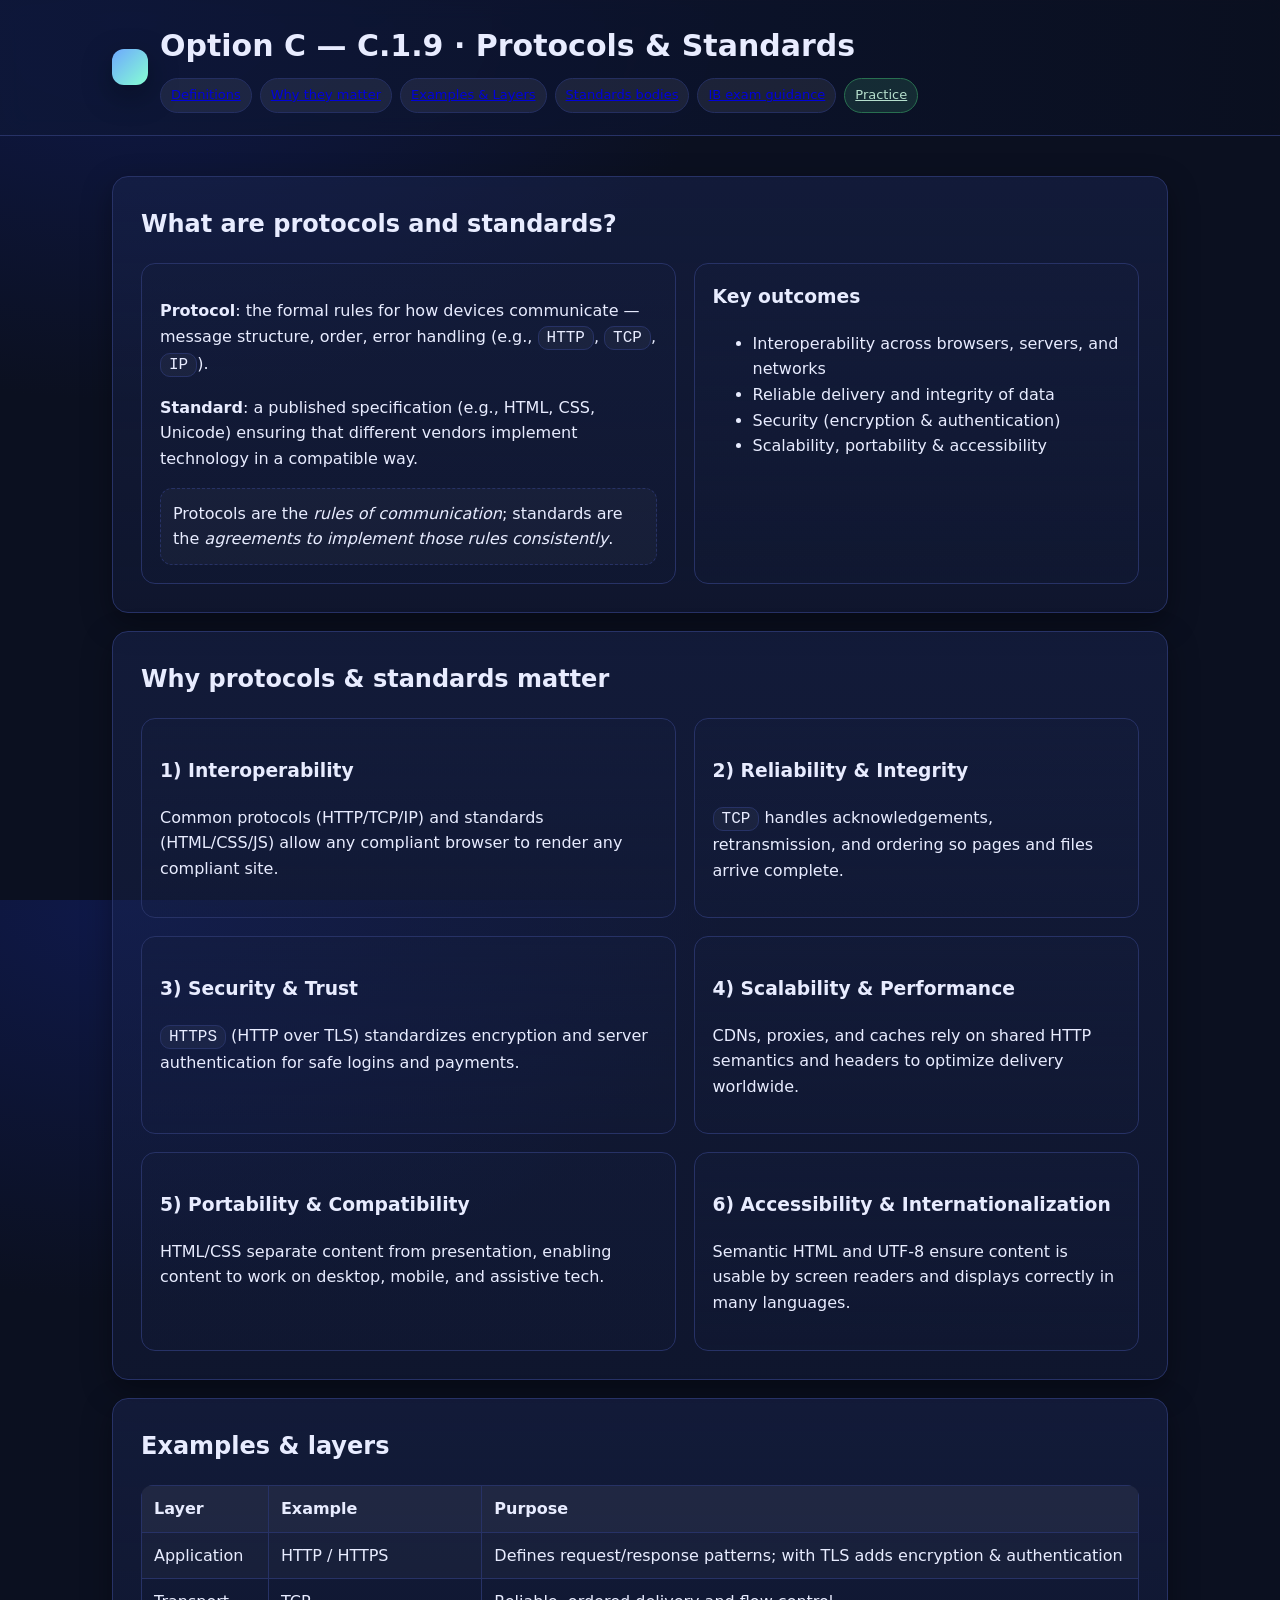
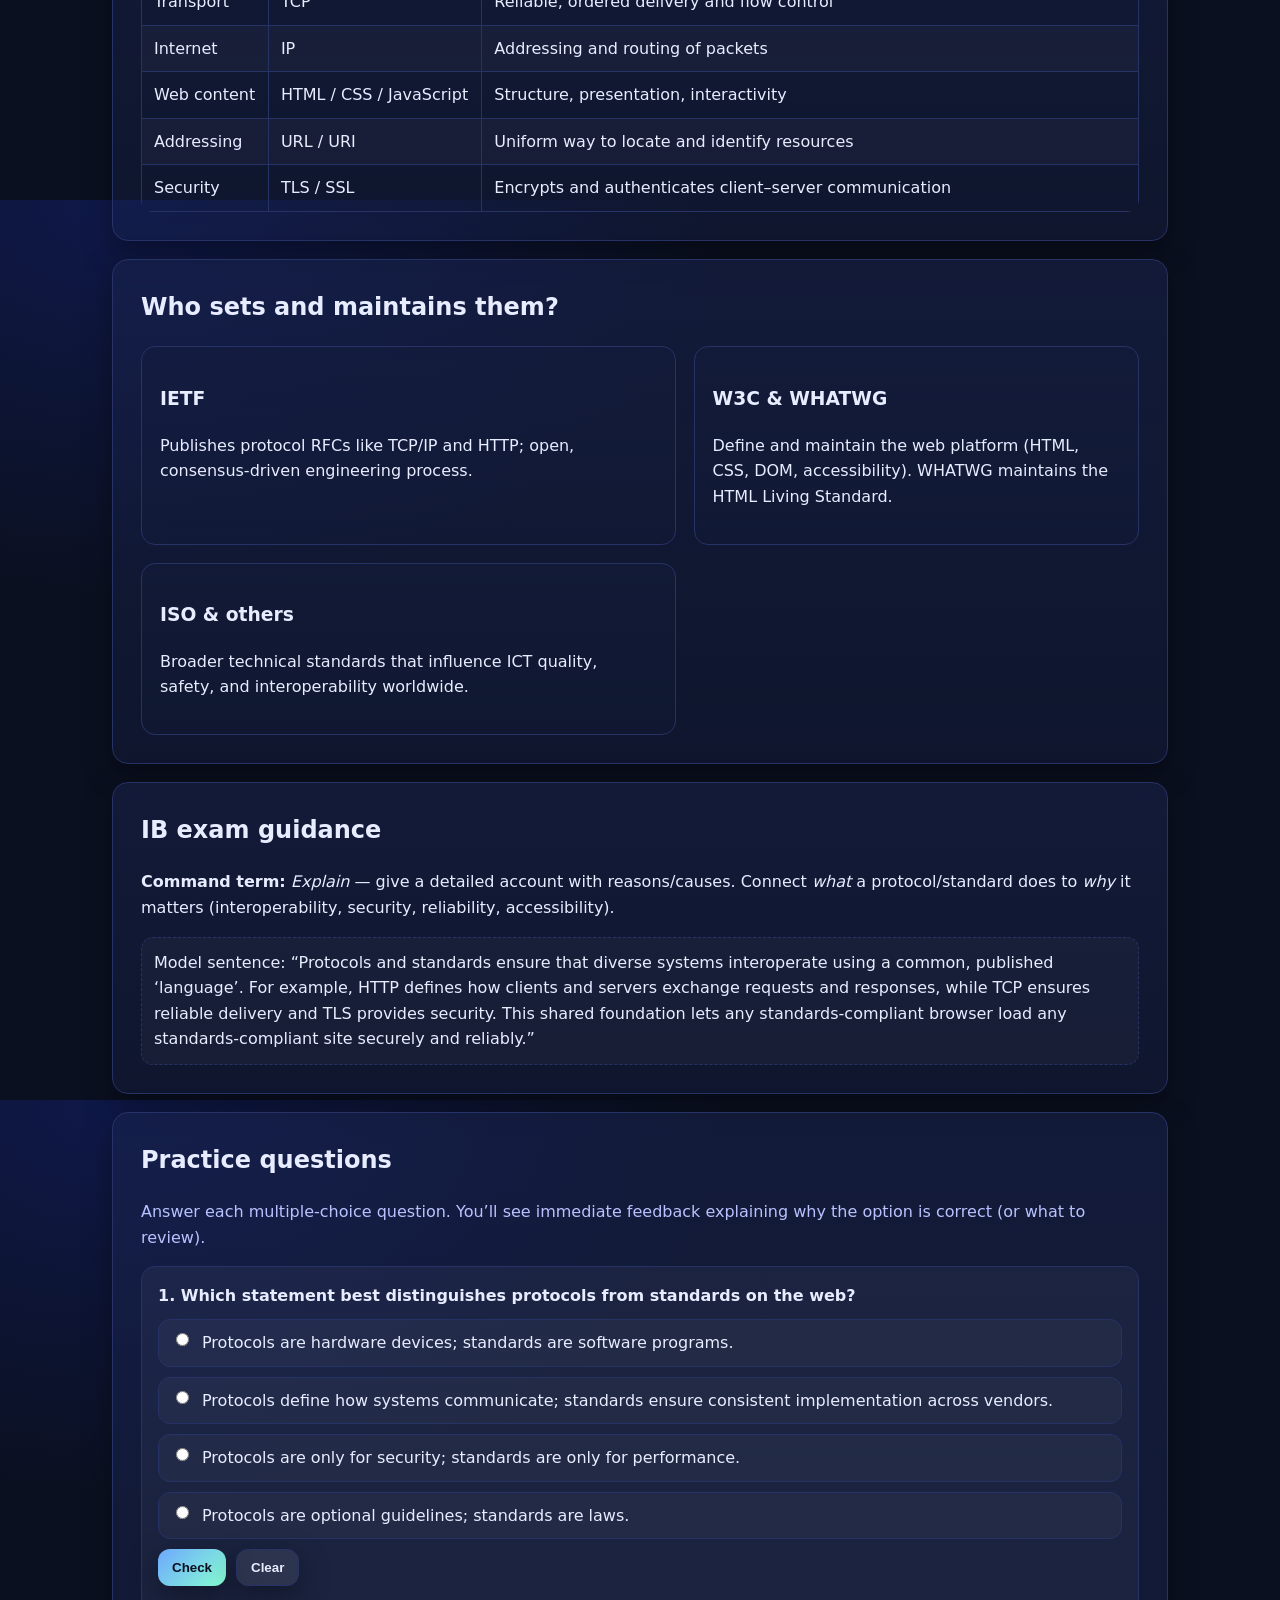
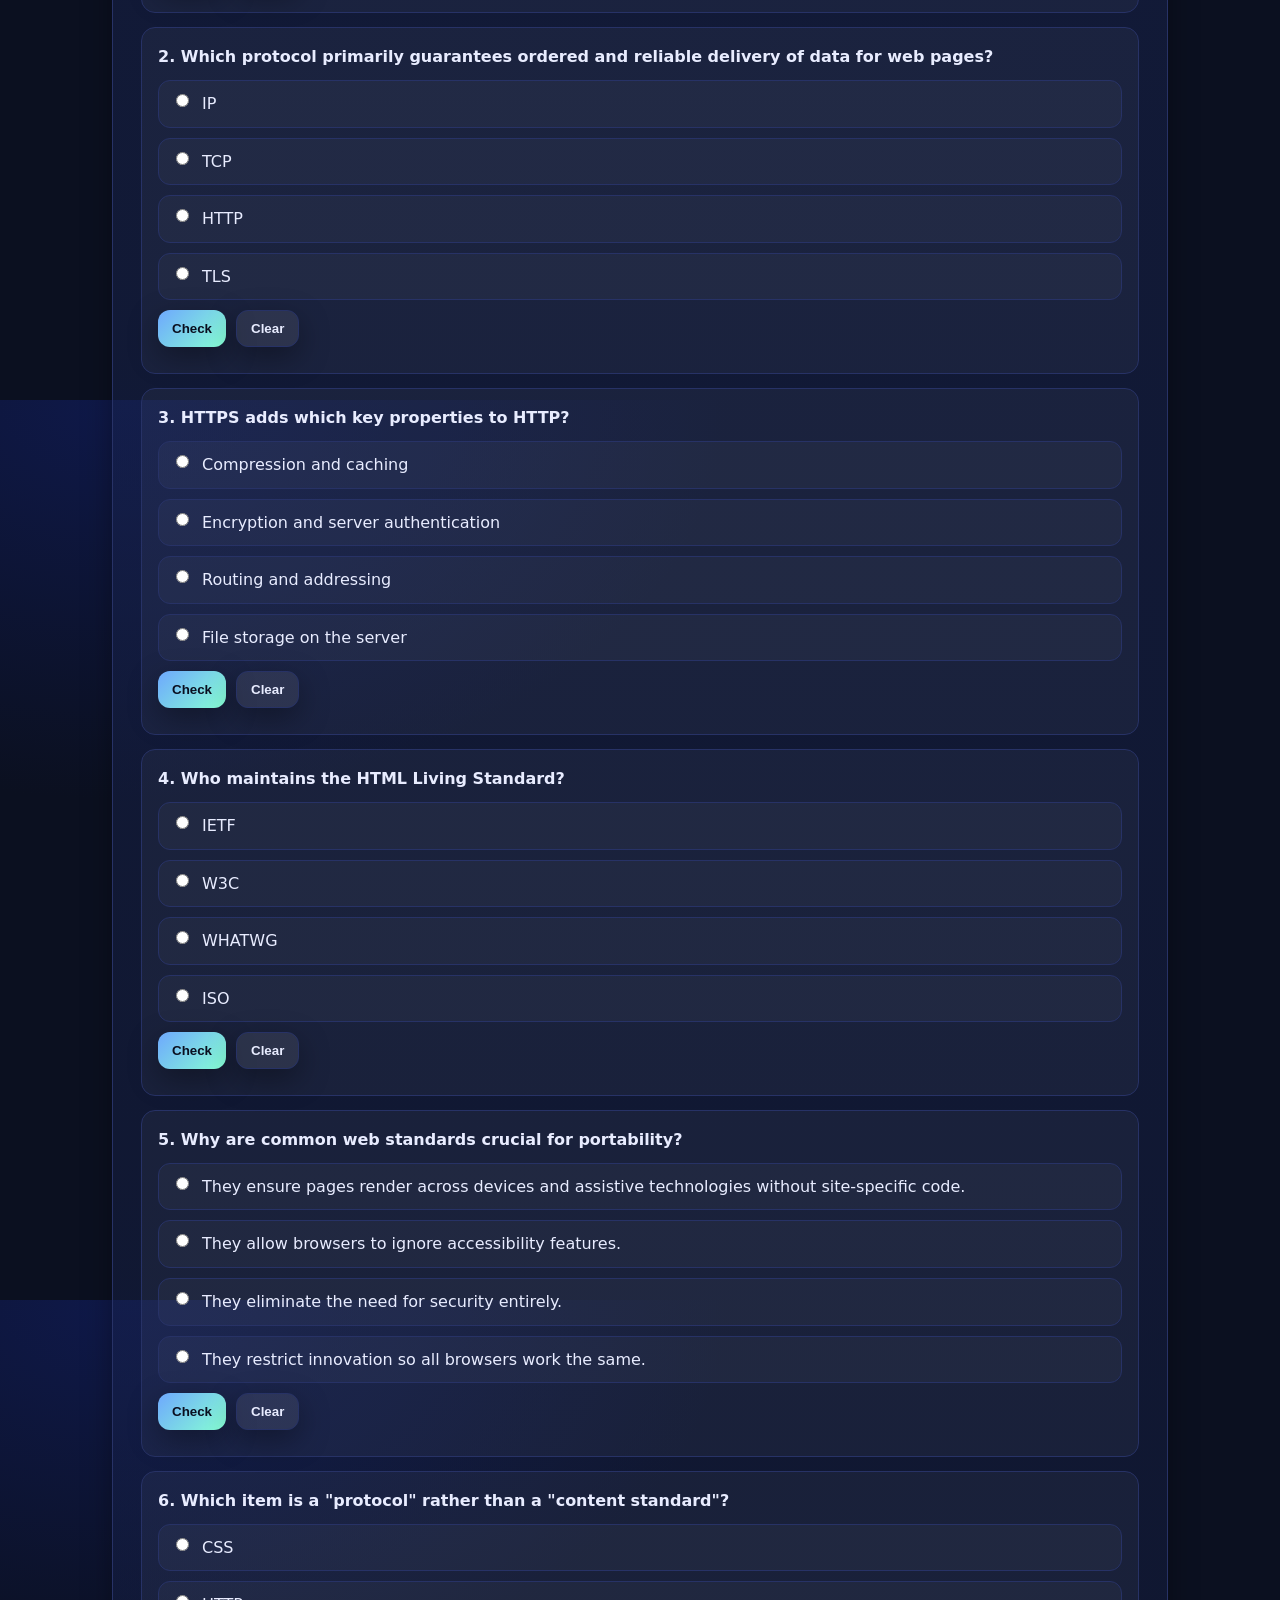
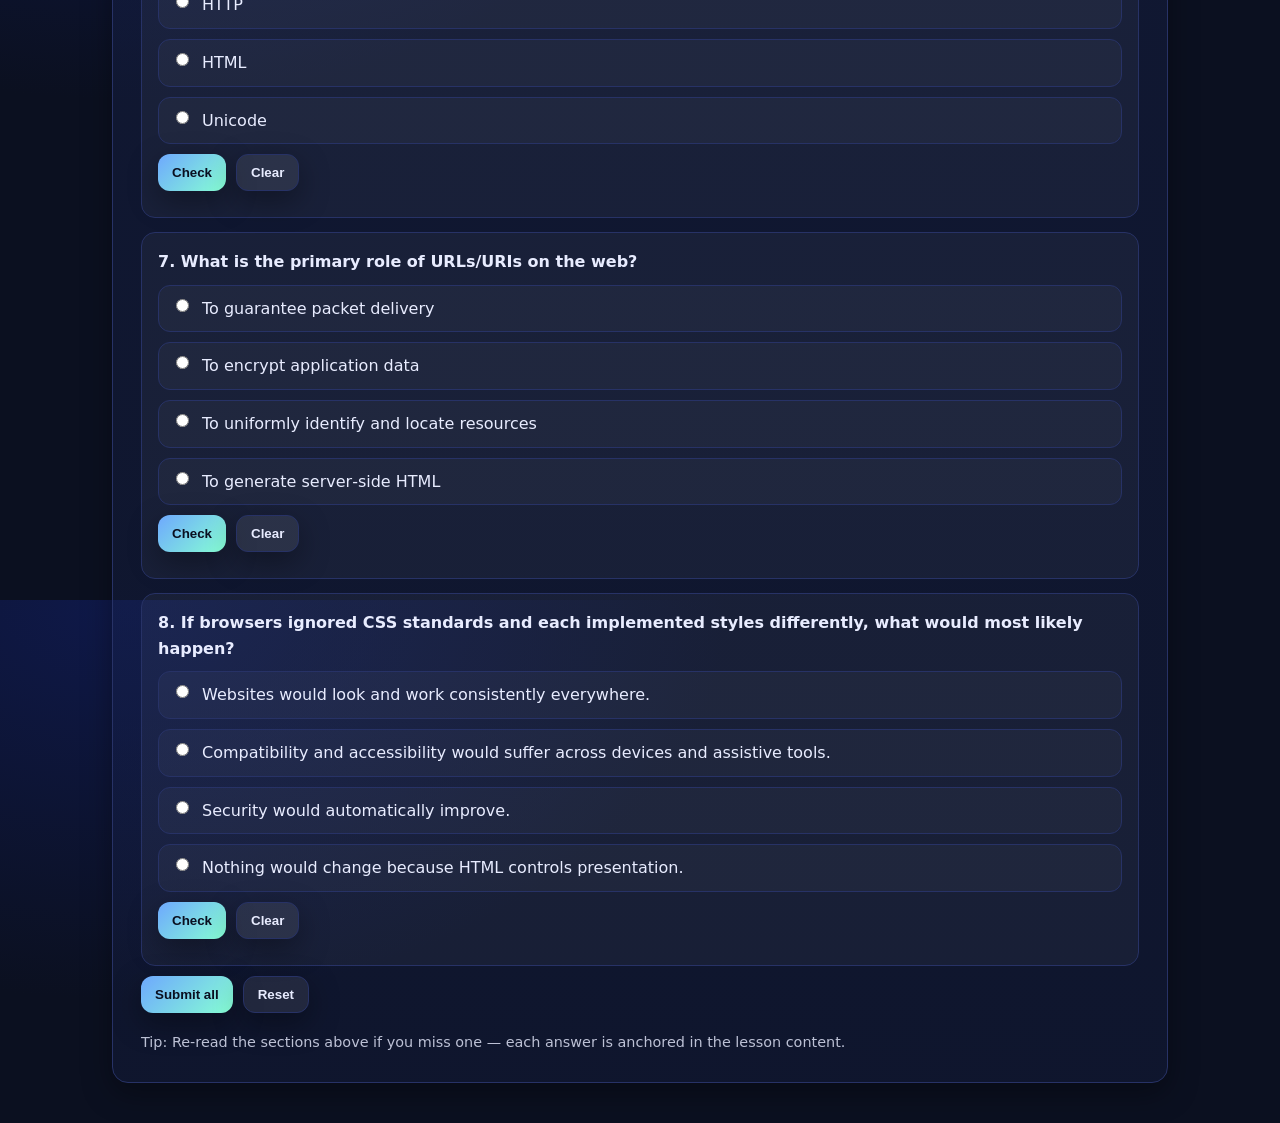
<file: index.html>
<!DOCTYPE html>
<html lang="en">
<head>
  <meta charset="UTF-8" />
  <meta name="viewport" content="width=device-width, initial-scale=1" />
  <title>IB DP CS — Option C · C.1.9 Protocols & Standards</title>
  <style>
    :root {
      --bg: #0b1020;
      --panel: #121935;
      --panel-2: #18234d;
      --text: #e8ecff;
      --muted: #b9c2ff;
      --accent: #6ea8fe;
      --accent-2: #86ffd3;
      --danger: #ff6b6b;
      --success: #58d68d;
      --border: #273266;
      --shadow: 0 10px 30px rgba(0,0,0,.35);
      --radius: 16px;
    }
    *{box-sizing:border-box}
    html,body{height:100%}
    body{
      margin:0; font-family: Inter, system-ui, -apple-system, Segoe UI, Roboto, "Helvetica Neue", Arial, "Noto Sans", "Apple Color Emoji", "Segoe UI Emoji";
      background: radial-gradient(1200px 800px at 10% 0%, #0f194a 0%, #0b1020 50%, #0b1020 100%);
      color:var(--text); line-height:1.6;
    }
    header{
      position:sticky; top:0; z-index:50; backdrop-filter:saturate(140%) blur(10px);
      background: linear-gradient(90deg, rgba(14,23,55,.9), rgba(11,16,32,.9));
      border-bottom:1px solid var(--border);
    }
    .wrap{max-width:1100px; margin:0 auto; padding: clamp(14px, 2vw, 22px);}    
    .brand{display:flex;align-items:center;gap:12px}
    .logo{
      width:36px;height:36px;border-radius:12px; background: linear-gradient(135deg, var(--accent), var(--accent-2));
      box-shadow: var(--shadow);
    }
    h1{font-size: clamp(22px, 3vw, 30px); margin:0}
    nav{
      display:flex; gap:10px; flex-wrap:wrap; margin-top:12px;
    }
    nav a{
      text-decoration:none; color:var(--text); padding:8px 12px; border:1px solid var(--border);
      border-radius:12px; background:rgba(255,255,255,.04);
      transition:.2s ease; font-size:14px
    }
    nav a:hover{transform:translateY(-1px); background:rgba(255,255,255,.08)}

    main{padding: 28px 0 64px}
    section{background: linear-gradient(180deg, rgba(24,35,77,.55), rgba(24,35,77,.3));
      border:1px solid var(--border); border-radius: var(--radius); padding:28px; margin:18px 0; box-shadow: var(--shadow);
    }
    section h2{margin-top:0}
    .grid{display:grid; gap:18px}
    @media (min-width: 900px){ .grid{grid-template-columns: 1.2fr 1fr}}

    .card{background: linear-gradient(180deg, rgba(19,28,59,.45), rgba(19,28,59,.2)); border:1px solid var(--border); border-radius:14px; padding:18px}

    .muted{color:var(--muted)}
    .kbd{border:1px solid var(--border); padding:2px 8px; border-radius:10px; font-family: ui-monospace, SFMono-Regular, Menlo, Monaco, Consolas, "Liberation Mono", "Courier New", monospace; background:rgba(255,255,255,.04);}

    table{width:100%; border-collapse:collapse; overflow:hidden; border-radius:12px;}
    th, td{border:1px solid var(--border); padding:10px 12px; vertical-align:top}
    th{background:rgba(255,255,255,.06); text-align:left}
    tr:nth-child(odd) td{background:rgba(255,255,255,.03)}

    .pill{display:inline-flex; align-items:center; gap:8px; padding:6px 10px; border-radius:999px; font-size:12px; background:rgba(255,255,255,.08); border:1px solid var(--border)}
    .pill.success{background:rgba(88,214,141,.15); color:#c8f5df; border-color:#2c7a55}
    .pill.warn{background:rgba(255,107,107,.12); color:#ffd3d3; border-color:#6b2c2c}

    .quiz{display:grid; gap:14px}
    .q-item{border:1px solid var(--border); border-radius:14px; padding:16px; background:rgba(255,255,255,.04)}
    .q-title{font-weight:600}
    .choices{display:grid; gap:10px; margin-top:10px}
    .choice{display:flex; gap:10px; align-items:flex-start; padding:10px 12px; border:1px solid var(--border); border-radius:12px; cursor:pointer; background:rgba(255,255,255,.03)}
    .choice input{margin-top:3px}
    .choice:hover{background:rgba(255,255,255,.06)}
    .feedback{margin-top:10px; font-size:.95rem}
    .feedback.correct{color: var(--success)}
    .feedback.incorrect{color: var(--danger)}
    .actions{display:flex; gap:10px; flex-wrap:wrap; margin-top:10px}
    button{appearance:none; border:none; background: linear-gradient(135deg, var(--accent), var(--accent-2)); color:#0a0f20; padding:10px 14px; border-radius:12px; font-weight:700; cursor:pointer; box-shadow: var(--shadow)}
    button.secondary{background:rgba(255,255,255,.08); color:var(--text); border:1px solid var(--border)}
    button:disabled{opacity:.6; cursor:not-allowed}

    .footer{opacity:.8; font-size:.9rem; margin-top:18px}
    .tag{display:inline-block; padding:3px 8px; border:1px solid var(--border); border-radius:999px; font-size:12px; margin-right:6px}

    .toc{
      display:flex; gap:8px; flex-wrap:wrap; margin:8px 0 0
    }
    .toc a{font-size:13px; opacity:.9}

    .callout{border:1px dashed var(--border); border-radius:12px; padding:12px; background:rgba(255,255,255,.03)}
  </style>
</head>
<body>
  <header>
    <div class="wrap">
      <div class="brand">
        <div class="logo" aria-hidden="true"></div>
        <div>
          <h1>Option C — C.1.9 · Protocols & Standards</h1>
          <div class="toc">
            <a href="#definitions" class="pill">Definitions</a>
            <a href="#importance" class="pill">Why they matter</a>
            <a href="#examples" class="pill">Examples & Layers</a>
            <a href="#orgs" class="pill">Standards bodies</a>
            <a href="#exam" class="pill">IB exam guidance</a>
            <a href="#practice" class="pill success">Practice</a>
          </div>
        </div>
      </div>
    </div>
  </header>

  <main class="wrap">
    <section id="definitions" aria-labelledby="h-defs">
      <h2 id="h-defs">What are protocols and standards?</h2>
      <div class="grid">
        <div class="card">
          <p><strong>Protocol</strong>: the formal rules for how devices communicate — message structure, order, error handling (e.g., <span class="kbd">HTTP</span>, <span class="kbd">TCP</span>, <span class="kbd">IP</span>).</p>
          <p><strong>Standard</strong>: a published specification (e.g., HTML, CSS, Unicode) ensuring that different vendors implement technology in a compatible way.</p>
          <div class="callout">Protocols are the <em>rules of communication</em>; standards are the <em>agreements to implement those rules consistently</em>.</div>
        </div>
        <div class="card">
          <h3 style="margin-top:0">Key outcomes</h3>
          <ul>
            <li>Interoperability across browsers, servers, and networks</li>
            <li>Reliable delivery and integrity of data</li>
            <li>Security (encryption & authentication)</li>
            <li>Scalability, portability & accessibility</li>
          </ul>
        </div>
      </div>
    </section>

    <section id="importance" aria-labelledby="h-importance">
      <h2 id="h-importance">Why protocols & standards matter</h2>
      <div class="grid">
        <div class="card">
          <h3>1) Interoperability</h3>
          <p>Common protocols (HTTP/TCP/IP) and standards (HTML/CSS/JS) allow any compliant browser to render any compliant site.</p>
        </div>
        <div class="card">
          <h3>2) Reliability & Integrity</h3>
          <p><span class="kbd">TCP</span> handles acknowledgements, retransmission, and ordering so pages and files arrive complete.</p>
        </div>
        <div class="card">
          <h3>3) Security & Trust</h3>
          <p><span class="kbd">HTTPS</span> (HTTP over TLS) standardizes encryption and server authentication for safe logins and payments.</p>
        </div>
        <div class="card">
          <h3>4) Scalability & Performance</h3>
          <p>CDNs, proxies, and caches rely on shared HTTP semantics and headers to optimize delivery worldwide.</p>
        </div>
        <div class="card">
          <h3>5) Portability & Compatibility</h3>
          <p>HTML/CSS separate content from presentation, enabling content to work on desktop, mobile, and assistive tech.</p>
        </div>
        <div class="card">
          <h3>6) Accessibility & Internationalization</h3>
          <p>Semantic HTML and UTF‑8 ensure content is usable by screen readers and displays correctly in many languages.</p>
        </div>
      </div>
    </section>

    <section id="examples" aria-labelledby="h-ex">
      <h2 id="h-ex">Examples & layers</h2>
      <table role="table" aria-label="Examples by layer">
        <thead>
          <tr><th>Layer</th><th>Example</th><th>Purpose</th></tr>
        </thead>
        <tbody>
          <tr><td>Application</td><td>HTTP / HTTPS</td><td>Defines request/response patterns; with TLS adds encryption & authentication</td></tr>
          <tr><td>Transport</td><td>TCP</td><td>Reliable, ordered delivery and flow control</td></tr>
          <tr><td>Internet</td><td>IP</td><td>Addressing and routing of packets</td></tr>
          <tr><td>Web content</td><td>HTML / CSS / JavaScript</td><td>Structure, presentation, interactivity</td></tr>
          <tr><td>Addressing</td><td>URL / URI</td><td>Uniform way to locate and identify resources</td></tr>
          <tr><td>Security</td><td>TLS / SSL</td><td>Encrypts and authenticates client–server communication</td></tr>
        </tbody>
      </table>
    </section>

    <section id="orgs" aria-labelledby="h-orgs">
      <h2 id="h-orgs">Who sets and maintains them?</h2>
      <div class="grid">
        <div class="card">
          <h3>IETF</h3>
          <p>Publishes protocol RFCs like TCP/IP and HTTP; open, consensus-driven engineering process.</p>
        </div>
        <div class="card">
          <h3>W3C & WHATWG</h3>
          <p>Define and maintain the web platform (HTML, CSS, DOM, accessibility). WHATWG maintains the HTML Living Standard.</p>
        </div>
        <div class="card">
          <h3>ISO & others</h3>
          <p>Broader technical standards that influence ICT quality, safety, and interoperability worldwide.</p>
        </div>
      </div>
    </section>

    <section id="exam" aria-labelledby="h-exam">
      <h2 id="h-exam">IB exam guidance</h2>
      <p><strong>Command term:</strong> <em>Explain</em> — give a detailed account with reasons/causes. Connect <em>what</em> a protocol/standard does to <em>why</em> it matters (interoperability, security, reliability, accessibility).</p>
      <div class="callout">
        Model sentence: “Protocols and standards ensure that diverse systems interoperate using a common, published ‘language’. For example, HTTP defines how clients and servers exchange requests and responses, while TCP ensures reliable delivery and TLS provides security. This shared foundation lets any standards‑compliant browser load any standards‑compliant site securely and reliably.”
      </div>
    </section>

    <section id="practice" aria-labelledby="h-practice">
      <h2 id="h-practice">Practice questions</h2>
      <p class="muted">Answer each multiple‑choice question. You’ll see immediate feedback explaining why the option is correct (or what to review).</p>
      <div id="quiz" class="quiz" aria-live="polite"></div>
      <div class="actions">
        <button id="submitAll">Submit all</button>
        <button id="reset" class="secondary">Reset</button>
        <span id="scoreBadge" class="pill" aria-live="polite" style="display:none"></span>
      </div>
      <div class="footer">Tip: Re‑read the sections above if you miss one — each answer is anchored in the lesson content.</div>
    </section>
  </main>

  <script>
    // ------- Quiz Data -------
    const QUESTIONS = [
      {
        title: "Which statement best distinguishes protocols from standards on the web?",
        choices: [
          "Protocols are hardware devices; standards are software programs.",
          "Protocols define how systems communicate; standards ensure consistent implementation across vendors.",
          "Protocols are only for security; standards are only for performance.",
          "Protocols are optional guidelines; standards are laws."
        ],
        correct: 1,
        explain: [
          "Incorrect. Protocols and standards are specifications, not physical devices or programs.",
          "Correct. Protocols specify communication rules; standards are published specs that promote interoperability.",
          "Incorrect. Protocols cover many areas (format, order, errors). Standards are not limited to performance.",
          "Incorrect. Neither are laws; adoption is voluntary but essential for compatibility."
        ]
      },
      {
        title: "Which protocol primarily guarantees ordered and reliable delivery of data for web pages?",
        choices: ["IP", "TCP", "HTTP", "TLS"],
        correct: 1,
        explain: [
          "Incorrect. IP handles addressing and routing but not reliability.",
          "Correct. TCP provides acknowledgements, retransmission, and flow control.",
          "Incorrect. HTTP is an application protocol using TCP.",
          "Incorrect. TLS provides encryption and authentication, not delivery guarantees."
        ]
      },
      {
        title: "HTTPS adds which key properties to HTTP?",
        choices: [
          "Compression and caching",
          "Encryption and server authentication",
          "Routing and addressing",
          "File storage on the server"
        ],
        correct: 1,
        explain: [
          "Incorrect. Compression/caching may occur but are not what HTTPS adds.",
          "Correct. HTTPS = HTTP over TLS for confidentiality and authenticity.",
          "Incorrect. Those are IP’s responsibilities.",
          "Incorrect. That’s unrelated to the protocol difference."
        ]
      },
      {
        title: "Who maintains the HTML Living Standard?",
        choices: ["IETF", "W3C", "WHATWG", "ISO"],
        correct: 2,
        explain: [
          "Incorrect. IETF focuses on Internet protocols (TCP/IP, HTTP).",
          "Partially true historically, but the Living Standard is maintained by WHATWG.",
          "Correct. WHATWG stewards the HTML Living Standard.",
          "Incorrect. ISO sets broader international standards, not HTML."
        ]
      },
      {
        title: "Why are common web standards crucial for portability?",
        choices: [
          "They ensure pages render across devices and assistive technologies without site‑specific code.",
          "They allow browsers to ignore accessibility features.",
          "They eliminate the need for security entirely.",
          "They restrict innovation so all browsers work the same."
        ],
        correct: 0,
        explain: [
          "Correct. Shared HTML/CSS/JS semantics support cross‑device compatibility and accessibility.",
          "Incorrect. Standards encourage accessibility, not ignoring it.",
          "Incorrect. Security remains essential; standards define how it’s implemented.",
          "Incorrect. Standards enable innovation while preserving interoperability."
        ]
      },
      {
        title: "Which item is a \"protocol\" rather than a \"content standard\"?",
        choices: ["CSS", "HTTP", "HTML", "Unicode"],
        correct: 1,
        explain: [
          "Incorrect. CSS is a presentation standard.",
          "Correct. HTTP is an application‑layer protocol.",
          "Incorrect. HTML is a markup standard.",
          "Incorrect. Unicode standardizes character encoding."
        ]
      },
      {
        title: "What is the primary role of URLs/URIs on the web?",
        choices: [
          "To guarantee packet delivery",
          "To encrypt application data",
          "To uniformly identify and locate resources",
          "To generate server‑side HTML"
        ],
        correct: 2,
        explain: [
          "Incorrect. Delivery is handled by TCP.",
          "Incorrect. Encryption is provided by TLS in HTTPS.",
          "Correct. URLs/URIs provide a standardized way to identify and fetch resources.",
          "Incorrect. That’s an application concern, not the role of URLs."
        ]
      },
      {
        title: "If browsers ignored CSS standards and each implemented styles differently, what would most likely happen?",
        choices: [
          "Websites would look and work consistently everywhere.",
          "Compatibility and accessibility would suffer across devices and assistive tools.",
          "Security would automatically improve.",
          "Nothing would change because HTML controls presentation."
        ],
        correct: 1,
        explain: [
          "Incorrect. Inconsistent implementations cause fragmentation.",
          "Correct. Shared standards are essential for consistent presentation and accessibility.",
          "Incorrect. Security is unrelated to CSS conformance.",
          "Incorrect. CSS controls presentation; divergence would degrade UX."
        ]
      }
    ];

    // ------- Render Quiz -------
    const quizEl = document.getElementById('quiz');

    function renderQuiz(){
      quizEl.innerHTML = '';
      QUESTIONS.forEach((q, idx) => {
        const id = `q${idx}`;
        const block = document.createElement('div');
        block.className = 'q-item';
        block.innerHTML = `
          <div class="q-title">${idx+1}. ${q.title}</div>
          <div class="choices" role="group" aria-labelledby="${id}-title">
            ${q.choices.map((c,i)=>
              `<label class="choice">
                <input type="radio" name="${id}" value="${i}" aria-label="Choice ${i+1}">
                <span>${c}</span>
              </label>`
            ).join('')}
          </div>
          <div class="actions">
            <button class="check" data-idx="${idx}">Check</button>
            <button class="clear secondary" data-idx="${idx}">Clear</button>
          </div>
          <div class="feedback" id="fb-${id}" aria-live="polite"></div>
        `;
        quizEl.appendChild(block);
      });
    }

    function getSelection(idx){
      const name = `q${idx}`;
      const input = document.querySelector(`input[name="${name}"]:checked`);
      return input ? parseInt(input.value, 10) : null;
    }

    function setDisabled(idx, disabled){
      const name = `q${idx}`;
      document.querySelectorAll(`input[name="${name}"]`).forEach(el=>el.disabled = disabled);
      const btn = document.querySelector(`button.check[data-idx="${idx}"]`);
      if(btn) btn.disabled = disabled;
    }

    function checkOne(idx){
      const pick = getSelection(idx);
      const fb = document.getElementById(`fb-q${idx}`);
      if(pick === null){
        fb.textContent = 'Please select an option first.';
        fb.className = 'feedback';
        return false;
      }
      const q = QUESTIONS[idx];
      const correct = (pick === q.correct);
      fb.className = 'feedback ' + (correct ? 'correct' : 'incorrect');
      fb.innerHTML = (correct ? '✅ ' : '❌ ') + q.explain[pick] + (correct ? '' : ` <br><span class="muted">Remember:</span> ${q.explain[q.correct]}`);
      // After checking, lock the question
      setDisabled(idx, true);
      return correct;
    }

    function clearOne(idx){
      const name = `q${idx}`;
      document.querySelectorAll(`input[name="${name}"]`).forEach(el=>{
        el.checked = false; el.disabled = false;
      });
      const fb = document.getElementById(`fb-q${idx}`);
      fb.textContent = '';
      fb.className = 'feedback';
      const btn = document.querySelector(`button.check[data-idx="${idx}"]`);
      if(btn) btn.disabled = false;
    }

    function scoreAll(){
      let total = QUESTIONS.length, correct = 0, attempted = 0;
      for(let i=0;i<QUESTIONS.length;i++){
        const pick = getSelection(i);
        if(pick !== null){ attempted++; if(pick === QUESTIONS[i].correct) correct++; }
      }
      return {total, correct, attempted};
    }

    // Event Delegation
    quizEl.addEventListener('click', (e)=>{
      const t = e.target;
      if(t.matches('button.check')){
        const idx = parseInt(t.dataset.idx, 10);
        checkOne(idx);
      }
      if(t.matches('button.clear')){
        const idx = parseInt(t.dataset.idx, 10);
        clearOne(idx);
        document.getElementById('scoreBadge').style.display = 'none';
      }
    });

    document.getElementById('submitAll').addEventListener('click', ()=>{
      let correct = 0;
      for(let i=0;i<QUESTIONS.length;i++){
        // Only auto-check unanswered ones; preserve existing feedback
        const pick = getSelection(i);
        const alreadyDisabled = document.querySelector(`button.check[data-idx="${i}"]`)?.disabled;
        if(!alreadyDisabled){
          const ok = checkOne(i);
          if(ok) correct++;
        } else {
          if(pick === QUESTIONS[i].correct) correct++;
        }
      }
      const badge = document.getElementById('scoreBadge');
      badge.style.display = 'inline-flex';
      const { total } = scoreAll();
      badge.textContent = `Your score: ${correct} / ${QUESTIONS.length}`;
      badge.className = 'pill ' + (correct >= Math.ceil(0.7*QUESTIONS.length) ? 'success' : 'warn');
    });

    document.getElementById('reset').addEventListener('click', ()=>{
      renderQuiz();
      document.getElementById('scoreBadge').style.display = 'none';
      window.scrollTo({top: document.getElementById('practice').offsetTop - 80, behavior:'smooth'});
    });

    // Initial render
    renderQuiz();
  </script>
</body>
</html>
</file>
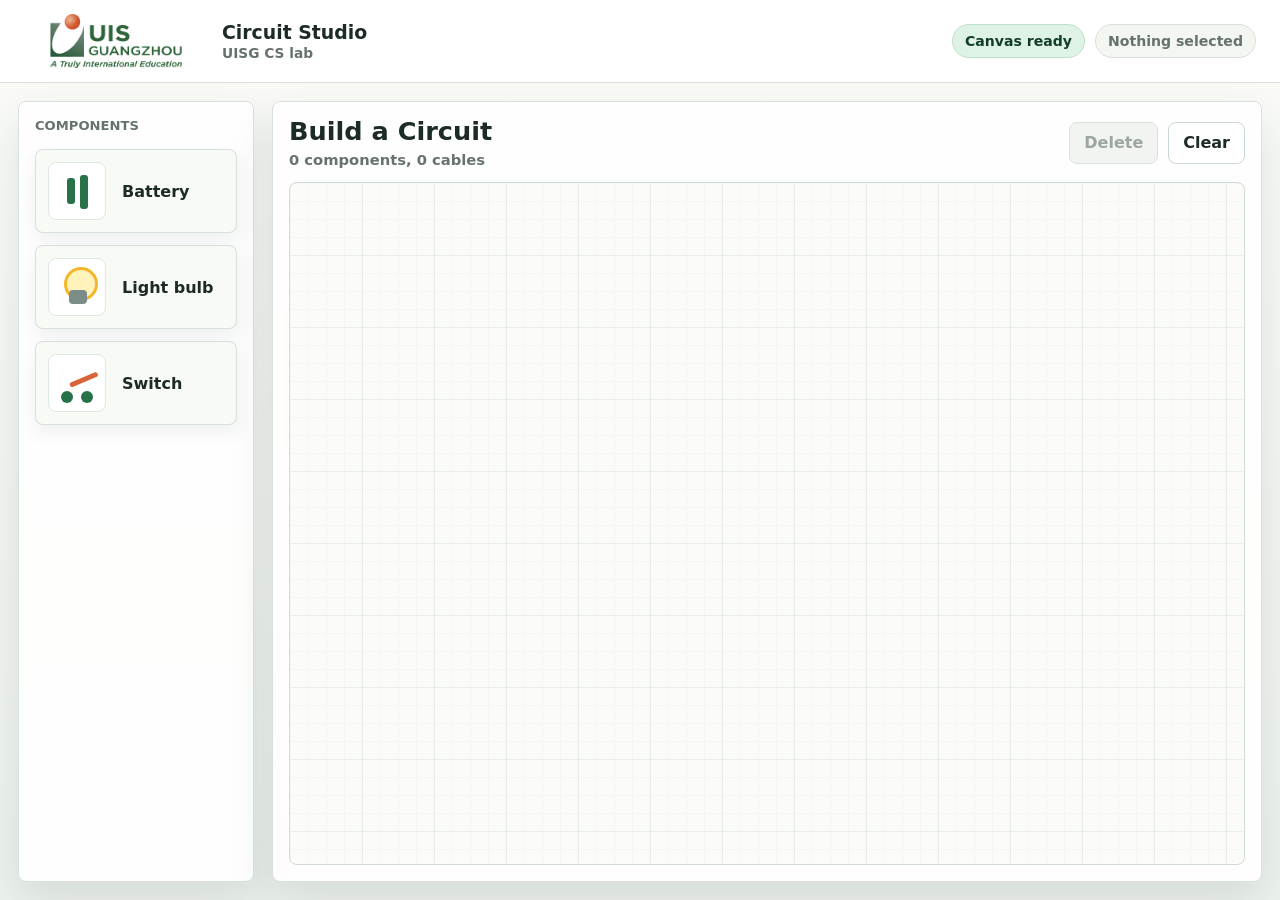
<file: circuit-simulator/index.html>
<!doctype html>
<html lang="en">
  <head>
    <meta charset="utf-8">
    <meta name="viewport" content="width=device-width, initial-scale=1">
    <title>UISG Circuit Studio</title>
    <link rel="stylesheet" href="styles.css">
  </head>
  <body>
    <div class="app-shell">
      <header class="topbar">
        <div class="brand">
          <img class="brand-logo" src="assets/uisg-logo.png" alt="UISG logo">
          <div>
            <div class="brand-title">Circuit Studio</div>
            <div class="brand-subtitle">UISG CS lab</div>
          </div>
        </div>
        <div class="status-strip" aria-live="polite">
          <span id="powerStatus" class="status-pill">Canvas ready</span>
          <span id="selectionStatus" class="status-muted">Nothing selected</span>
        </div>
      </header>

      <main class="workspace">
        <aside class="toolbox" aria-label="Circuit components">
          <div class="panel-heading">
            <span>Components</span>
          </div>

          <button class="tool-card" type="button" data-type="battery" aria-label="Drag battery to canvas">
            <span class="tool-icon battery-icon" aria-hidden="true">
              <span></span>
              <span></span>
            </span>
            <span class="tool-label">Battery</span>
          </button>

          <button class="tool-card" type="button" data-type="bulb" aria-label="Drag light bulb to canvas">
            <span class="tool-icon bulb-icon" aria-hidden="true">
              <span></span>
            </span>
            <span class="tool-label">Light bulb</span>
          </button>

          <button class="tool-card" type="button" data-type="switch" aria-label="Drag switch to canvas">
            <span class="tool-icon switch-icon" aria-hidden="true">
              <span></span>
            </span>
            <span class="tool-label">Switch</span>
          </button>
        </aside>

        <section class="simulator" aria-label="Circuit simulator">
          <div class="simulator-bar">
            <div>
              <h1>Build a Circuit</h1>
              <p id="canvasSummary">0 components, 0 cables</p>
            </div>
            <div class="controls">
              <button id="deleteBtn" class="control-button danger" type="button" disabled>Delete</button>
              <button id="clearBtn" class="control-button" type="button">Clear</button>
            </div>
          </div>

          <div id="board" class="board" aria-label="Circuit canvas">
            <svg id="wireLayer" class="wire-layer" aria-hidden="true"></svg>
            <div id="componentLayer" class="component-layer"></div>
          </div>
        </section>
      </main>
    </div>

    <script src="app.js"></script>
  </body>
</html>
</file>
<file: circuit-simulator/styles.css>
:root {
  --bg: #f4f6f1;
  --panel: #ffffff;
  --panel-soft: #f8faf5;
  --ink: #1d2b26;
  --muted: #66736d;
  --brand: #28724a;
  --brand-dark: #195838;
  --cable: #101716;
  --cable-core: #f9fbf8;
  --cable-live: #1e9cff;
  --amber: #f1b629;
  --orange: #d9643a;
  --line: #d9e1dc;
  --shadow: 0 18px 45px rgba(35, 54, 46, 0.12);
  --radius: 8px;
}

* {
  box-sizing: border-box;
}

html,
body {
  min-height: 100%;
}

body {
  margin: 0;
  color: var(--ink);
  background:
    linear-gradient(180deg, #fbfcf8 0%, var(--bg) 52%, #edf2ed 100%);
  font-family:
    Inter, ui-sans-serif, system-ui, -apple-system, BlinkMacSystemFont, "Segoe UI",
    sans-serif;
}

button {
  font: inherit;
}

.app-shell {
  min-height: 100vh;
  display: grid;
  grid-template-rows: auto 1fr;
}

.topbar {
  min-height: 76px;
  display: flex;
  align-items: center;
  justify-content: space-between;
  gap: 24px;
  padding: 14px 24px;
  background: rgba(255, 255, 255, 0.92);
  border-bottom: 1px solid var(--line);
  backdrop-filter: blur(12px);
}

.brand {
  display: flex;
  align-items: center;
  gap: 14px;
  min-width: 0;
}

.brand-logo {
  width: 184px;
  height: 54px;
  object-fit: contain;
  border-radius: 6px;
  background: #fff;
}

.brand-title {
  font-size: 1.18rem;
  font-weight: 800;
}

.brand-subtitle {
  margin-top: 2px;
  color: var(--muted);
  font-size: 0.86rem;
  font-weight: 600;
}

.status-strip {
  display: flex;
  align-items: center;
  justify-content: flex-end;
  gap: 10px;
  flex-wrap: wrap;
}

.status-pill,
.status-muted {
  min-height: 34px;
  display: inline-flex;
  align-items: center;
  border-radius: 999px;
  padding: 7px 12px;
  font-size: 0.88rem;
  font-weight: 700;
  white-space: nowrap;
}

.status-pill {
  color: #123d28;
  background: #dff2e6;
  border: 1px solid #bde2ca;
}

.status-pill.is-powered {
  color: #5a3206;
  background: #fff0bd;
  border-color: #f3c853;
}

.status-pill.is-short {
  color: #7c271a;
  background: #ffe7dd;
  border-color: #f0a58c;
}

.status-pill.is-fire {
  color: #68170f;
  background: #ffd8cf;
  border-color: #e66b52;
}

.status-muted {
  color: var(--muted);
  background: #f3f6f1;
  border: 1px solid var(--line);
}

.workspace {
  display: grid;
  grid-template-columns: 236px minmax(0, 1fr);
  gap: 18px;
  padding: 18px;
  min-height: 0;
}

.toolbox,
.simulator {
  background: rgba(255, 255, 255, 0.9);
  border: 1px solid var(--line);
  border-radius: var(--radius);
  box-shadow: var(--shadow);
}

.toolbox {
  padding: 16px;
  display: flex;
  flex-direction: column;
  gap: 12px;
}

.panel-heading {
  display: flex;
  align-items: center;
  justify-content: space-between;
  padding-bottom: 4px;
  color: var(--muted);
  font-size: 0.82rem;
  font-weight: 800;
  text-transform: uppercase;
}

.tool-card {
  width: 100%;
  min-height: 84px;
  display: grid;
  grid-template-columns: 62px 1fr;
  align-items: center;
  gap: 12px;
  padding: 12px;
  border: 1px solid #d6e0da;
  border-radius: var(--radius);
  color: var(--ink);
  background: var(--panel-soft);
  box-shadow: 0 8px 18px rgba(32, 59, 48, 0.07);
  cursor: grab;
  touch-action: none;
  user-select: none;
}

.tool-card:hover,
.tool-card:focus-visible {
  border-color: #9bc6ad;
  background: #fff;
  outline: 3px solid rgba(40, 114, 74, 0.15);
}

.tool-card:active {
  cursor: grabbing;
}

.tool-label {
  font-weight: 800;
  text-align: left;
}

.tool-icon {
  width: 58px;
  height: 58px;
  position: relative;
  display: block;
  border-radius: var(--radius);
  background: #fff;
  border: 1px solid #dfe7e2;
}

.battery-icon span:first-child,
.battery-icon span:last-child {
  position: absolute;
  top: 15px;
  bottom: 15px;
  width: 8px;
  border-radius: 3px;
  background: var(--brand);
}

.battery-icon span:first-child {
  left: 18px;
}

.battery-icon span:last-child {
  right: 17px;
  height: 34px;
  top: 12px;
}

.bulb-icon::before {
  content: "";
  position: absolute;
  left: 15px;
  top: 8px;
  width: 28px;
  height: 28px;
  border-radius: 50%;
  background: #fff2bb;
  border: 3px solid var(--amber);
}

.bulb-icon span {
  position: absolute;
  left: 20px;
  bottom: 11px;
  width: 18px;
  height: 14px;
  border-radius: 4px;
  background: #7b8d88;
}

.switch-icon::before,
.switch-icon::after {
  content: "";
  position: absolute;
  top: 36px;
  width: 12px;
  height: 12px;
  border-radius: 50%;
  background: var(--brand);
}

.switch-icon::before {
  left: 12px;
}

.switch-icon::after {
  right: 12px;
}

.switch-icon span {
  position: absolute;
  left: 21px;
  top: 28px;
  width: 30px;
  height: 5px;
  border-radius: 999px;
  background: var(--orange);
  transform: rotate(-23deg);
  transform-origin: left center;
}

.simulator {
  min-width: 0;
  min-height: 0;
  padding: 16px;
  display: grid;
  grid-template-rows: auto 1fr;
  gap: 14px;
}

.simulator-bar {
  display: flex;
  align-items: center;
  justify-content: space-between;
  gap: 18px;
}

.simulator-bar h1 {
  margin: 0;
  font-size: clamp(1.45rem, 2vw, 2.1rem);
  line-height: 1.05;
}

.simulator-bar p {
  margin: 6px 0 0;
  color: var(--muted);
  font-size: 0.92rem;
  font-weight: 650;
}

.controls {
  display: flex;
  align-items: center;
  justify-content: flex-end;
  gap: 10px;
}

.control-button {
  min-height: 42px;
  border: 1px solid #cbd8d1;
  border-radius: var(--radius);
  padding: 9px 14px;
  color: var(--ink);
  background: #fff;
  font-weight: 800;
  cursor: pointer;
}

.control-button:hover,
.control-button:focus-visible {
  border-color: var(--brand);
  outline: 3px solid rgba(40, 114, 74, 0.16);
}

.control-button.danger {
  color: #7c271a;
}

.control-button:disabled {
  color: #9ca7a2;
  background: #f1f4f0;
  cursor: not-allowed;
  border-color: #dbe2dd;
}

.board {
  position: relative;
  min-height: 620px;
  overflow: hidden;
  border: 1px solid #cfdad3;
  border-radius: var(--radius);
  background-color: #fbfcf8;
  background-image:
    linear-gradient(#e7eee8 1px, transparent 1px),
    linear-gradient(90deg, #e7eee8 1px, transparent 1px),
    linear-gradient(#f3f6f1 1px, transparent 1px),
    linear-gradient(90deg, #f3f6f1 1px, transparent 1px);
  background-size: 72px 72px, 72px 72px, 18px 18px, 18px 18px;
  box-shadow: inset 0 0 0 1px rgba(255, 255, 255, 0.62);
  touch-action: none;
}

.wire-layer,
.component-layer {
  position: absolute;
  inset: 0;
}

.wire-layer {
  z-index: 1;
}

.component-layer {
  z-index: 2;
  pointer-events: none;
}

.wire-sleeve {
  fill: none;
  stroke: var(--cable);
  stroke-linecap: round;
  stroke-linejoin: round;
  stroke-width: 10;
  filter: drop-shadow(0 4px 7px rgba(31, 55, 47, 0.16));
  pointer-events: none;
}

.wire-sleeve.is-powered {
  filter:
    drop-shadow(0 0 5px rgba(30, 156, 255, 0.45))
    drop-shadow(0 4px 7px rgba(31, 55, 47, 0.16));
}

.wire-sleeve.is-short {
  stroke: #6d2519;
  filter:
    drop-shadow(0 0 5px rgba(217, 100, 58, 0.48))
    drop-shadow(0 4px 7px rgba(31, 55, 47, 0.16));
}

.wire-sleeve.is-selected {
  stroke: #8d6812;
}

.wire-visible {
  fill: none;
  stroke: var(--cable-core);
  stroke-linecap: round;
  stroke-linejoin: round;
  stroke-width: 6;
  pointer-events: none;
}

.wire-visible.is-powered {
  stroke: var(--cable-live);
  filter:
    drop-shadow(0 0 4px rgba(30, 156, 255, 0.82))
    drop-shadow(0 0 12px rgba(30, 156, 255, 0.26));
}

.wire-visible.is-short {
  stroke: var(--orange);
  filter:
    drop-shadow(0 0 5px rgba(217, 100, 58, 0.8))
    drop-shadow(0 0 12px rgba(217, 100, 58, 0.28));
}

.wire-visible.is-selected {
  stroke-width: 7;
}

.wire-hit {
  fill: none;
  stroke: rgba(16, 23, 22, 0.01);
  stroke-linecap: round;
  stroke-linejoin: round;
  stroke-width: 28;
  pointer-events: stroke;
  cursor: grab;
}

.wire-hit:active {
  cursor: grabbing;
}

.wire-control {
  fill: #fff8d6;
  stroke: #8d6812;
  stroke-width: 3;
  filter: drop-shadow(0 4px 7px rgba(31, 55, 47, 0.18));
  pointer-events: none;
}

.wire-preview {
  fill: none;
  stroke: var(--orange);
  stroke-dasharray: 9 8;
  stroke-linecap: round;
  stroke-linejoin: round;
  stroke-width: 6;
  pointer-events: none;
}

.component {
  position: absolute;
  width: var(--component-width);
  height: var(--component-height);
  border: 1px solid #d3ded7;
  border-radius: var(--radius);
  background: var(--battery-case-color, rgba(255, 255, 255, 0.96));
  box-shadow: 0 14px 28px rgba(30, 55, 44, 0.14);
  cursor: grab;
  pointer-events: auto;
  touch-action: none;
  user-select: none;
}

.component:active {
  cursor: grabbing;
}

.component.is-selected {
  outline: 3px solid rgba(241, 182, 41, 0.85);
  outline-offset: 3px;
}

.component-title {
  position: absolute;
  left: 10px;
  top: 8px;
  color: var(--muted);
  font-size: 0.74rem;
  font-weight: 850;
  text-transform: uppercase;
}

.component-battery.is-short {
  border-color: rgba(217, 100, 58, 0.56);
  box-shadow:
    0 0 0 1px rgba(217, 100, 58, var(--battery-heat-alpha, 0)),
    0 0 34px rgba(217, 74, 46, var(--battery-glow-alpha, 0)),
    0 14px 28px rgba(30, 55, 44, 0.14);
}

.component-battery.is-burning {
  border-color: #d82817;
  box-shadow:
    0 0 0 2px rgba(255, 56, 32, 0.5),
    0 0 42px rgba(255, 68, 28, 0.7),
    0 14px 28px rgba(88, 23, 14, 0.22);
  animation: battery-fire-shake 190ms infinite alternate;
}

.terminal {
  position: absolute;
  width: 26px;
  height: 26px;
  display: grid;
  place-items: center;
  border: 3px solid #fff;
  border-radius: 50%;
  color: #fff;
  background: var(--brand-dark);
  box-shadow:
    0 0 0 2px rgba(25, 88, 56, 0.22),
    0 7px 14px rgba(25, 88, 56, 0.2);
  font-size: 0.74rem;
  font-weight: 900;
  line-height: 1;
  cursor: crosshair;
  pointer-events: auto;
  z-index: 2;
}

.terminal:hover,
.terminal:focus-visible {
  background: var(--orange);
  outline: 4px solid rgba(217, 100, 58, 0.18);
}

.battery-art {
  position: absolute;
  left: 37px;
  top: 30px;
  width: 58px;
  height: 30px;
  display: flex;
  align-items: center;
  justify-content: space-between;
}

.battery-cell {
  width: 9px;
  border-radius: 3px;
  background: var(--battery-cell-color, var(--brand));
  transition: background 120ms linear;
}

.battery-cell.short {
  height: 25px;
}

.battery-cell.tall {
  height: 42px;
  background: var(--battery-tall-cell-color, var(--orange));
}

.battery-fire {
  position: absolute;
  left: 50%;
  top: -66px;
  width: 118px;
  height: 94px;
  opacity: 0;
  pointer-events: none;
  transform: translateX(-50%);
}

.component-battery.is-burning .battery-fire {
  opacity: 1;
  animation: fire-body-sway 420ms infinite alternate ease-in-out;
}

.battery-fire::before,
.battery-fire::after {
  content: "";
  position: absolute;
  pointer-events: none;
}

.battery-fire::before {
  left: 20px;
  bottom: 5px;
  width: 78px;
  height: 72px;
  border-radius: 54% 46% 50% 50%;
  background:
    radial-gradient(circle at 50% 74%, rgba(255, 245, 139, 0.9) 0 13%, transparent 14%),
    radial-gradient(circle at 54% 52%, rgba(255, 126, 33, 0.9) 0 38%, transparent 64%);
  filter: blur(2px) drop-shadow(0 0 18px rgba(255, 78, 24, 0.78));
  opacity: 0.72;
  transform-origin: center bottom;
  animation: flame-plume 360ms infinite alternate ease-in-out;
}

.battery-fire::after {
  left: 52px;
  top: 18px;
  width: 5px;
  height: 5px;
  border-radius: 50%;
  background: #ffe972;
  box-shadow:
    -31px 22px 0 0 #ff8b2a,
    -18px 4px 0 1px #ffef7d,
    18px 12px 0 0 #ff6a21,
    31px 27px 0 1px #fff09a,
    4px 35px 0 0 #ff5124;
  filter: drop-shadow(0 0 7px rgba(255, 106, 33, 0.78));
  animation: sparks-pop 620ms infinite ease-out;
}

.flame {
  position: absolute;
  bottom: 0;
  border-radius: 58% 42% 58% 42%;
  background:
    radial-gradient(circle at 58% 70%, #fff7ad 0 15%, transparent 16%),
    radial-gradient(circle at 46% 58%, #ffd84b 0 30%, transparent 31%),
    linear-gradient(135deg, #fff069 0%, #ff8a25 38%, #e02c18 74%, #8f130d 100%);
  filter: drop-shadow(0 0 15px rgba(255, 93, 31, 0.84));
  transform: rotate(-45deg);
  transform-origin: center bottom;
  animation: flame-flicker 220ms infinite alternate ease-in-out;
}

.flame-a {
  left: 38px;
  width: 42px;
  height: 76px;
  z-index: 3;
}

.flame-b {
  left: 18px;
  bottom: 5px;
  width: 34px;
  height: 56px;
  z-index: 2;
  animation-delay: 70ms;
}

.flame-c {
  right: 19px;
  bottom: 4px;
  width: 32px;
  height: 52px;
  z-index: 2;
  animation-delay: 130ms;
}

.polarity {
  position: absolute;
  top: 35px;
  color: var(--muted);
  font-size: 1rem;
  font-weight: 900;
}

.polarity.negative {
  left: 25px;
}

.polarity.positive {
  right: 25px;
}

.bulb-art {
  position: absolute;
  inset: 20px 18px 12px;
}

.bulb-glow {
  position: absolute;
  left: 50%;
  top: 4px;
  width: 58px;
  height: 58px;
  border-radius: 50%;
  background: rgba(241, 182, 41, 0);
  transform: translateX(-50%);
  transition: background 160ms ease, box-shadow 160ms ease;
}

.bulb-glass {
  position: absolute;
  left: 50%;
  top: 8px;
  width: 54px;
  height: 54px;
  border: 4px solid #aebbb5;
  border-radius: 50% 50% 46% 46%;
  background: #f7faf6;
  transform: translateX(-50%);
  transition: background 160ms ease, border-color 160ms ease, box-shadow 160ms ease;
}

.filament {
  position: absolute;
  left: 12px;
  top: 28px;
  width: 22px;
  height: 10px;
  border-top: 3px solid #6d7c76;
  border-radius: 50%;
}

.bulb-base {
  position: absolute;
  left: 50%;
  top: 59px;
  width: 30px;
  height: 23px;
  border-radius: 5px;
  background:
    repeating-linear-gradient(180deg, #7d8e88 0 4px, #5f6f69 4px 7px);
  transform: translateX(-50%);
}

.component-bulb.is-powered .bulb-glow {
  background: rgba(255, 217, 91, 0.34);
  box-shadow: 0 0 34px 18px rgba(255, 204, 64, 0.34);
}

.component-bulb.is-powered .bulb-glass {
  border-color: #e8a916;
  background: #ffe17b;
  box-shadow: inset 0 -10px 18px rgba(255, 186, 34, 0.28);
}

.component-bulb.is-powered .filament {
  border-color: #9b5610;
}

.switch-art {
  position: absolute;
  left: 29px;
  top: 31px;
  width: 74px;
  height: 30px;
}

.switch-post {
  position: absolute;
  top: 14px;
  width: 16px;
  height: 16px;
  border-radius: 50%;
  background: var(--brand);
  box-shadow: inset 0 -3px 0 rgba(0, 0, 0, 0.12);
}

.switch-post.left {
  left: 0;
}

.switch-post.right {
  right: 0;
}

.switch-lever {
  position: absolute;
  left: 12px;
  top: 14px;
  width: 54px;
  height: 7px;
  border-radius: 999px;
  background: var(--orange);
  transform: rotate(-23deg);
  transform-origin: left center;
  transition: transform 160ms ease;
}

.component-switch.is-closed .switch-lever {
  transform: rotate(0deg);
}

.switch-state {
  position: absolute;
  right: 10px;
  top: 8px;
  min-width: 52px;
  padding: 3px 7px;
  border-radius: 999px;
  color: #7c271a;
  background: #ffe7dd;
  font-size: 0.72rem;
  font-weight: 850;
  text-align: center;
}

.component-switch.is-closed .switch-state {
  color: #123d28;
  background: #dff2e6;
}

.drag-ghost {
  position: fixed;
  z-index: 20;
  opacity: 0.86;
  pointer-events: none;
  transform: translate(-50%, -50%);
}

@keyframes battery-fire-shake {
  from {
    transform: translate(-1px, 0);
  }

  to {
    transform: translate(1px, -1px);
  }
}

@keyframes flame-flicker {
  from {
    transform: rotate(-49deg) translateY(2px) scale(0.88, 1.08);
  }

  to {
    transform: rotate(-39deg) translateY(-4px) scale(1.14, 0.9);
  }
}

@keyframes flame-plume {
  from {
    transform: translateX(-5px) scale(0.94, 1.06);
    opacity: 0.55;
  }

  to {
    transform: translateX(5px) scale(1.08, 0.95);
    opacity: 0.84;
  }
}

@keyframes fire-body-sway {
  from {
    transform: translateX(-50%) rotate(-2deg) scale(0.96, 1.04);
  }

  to {
    transform: translateX(-50%) rotate(2deg) scale(1.04, 0.98);
  }
}

@keyframes sparks-pop {
  0% {
    opacity: 0;
    transform: translateY(16px) scale(0.72);
  }

  35% {
    opacity: 1;
  }

  100% {
    opacity: 0;
    transform: translateY(-24px) scale(1.12);
  }
}

@media (max-width: 900px) {
  .topbar {
    align-items: flex-start;
    flex-direction: column;
  }

  .brand-logo {
    width: 168px;
    height: 50px;
  }

  .status-strip {
    justify-content: flex-start;
  }

  .workspace {
    grid-template-columns: 1fr;
  }

  .toolbox {
    display: grid;
    grid-template-columns: repeat(3, minmax(0, 1fr));
    align-items: stretch;
  }

  .panel-heading {
    grid-column: 1 / -1;
  }

  .tool-card {
    grid-template-columns: 1fr;
    justify-items: center;
  }

  .tool-label {
    text-align: center;
  }

  .board {
    min-height: 560px;
  }
}

@media (max-width: 620px) {
  .topbar,
  .workspace {
    padding: 12px;
  }

  .brand {
    align-items: flex-start;
    flex-direction: column;
    gap: 8px;
  }

  .toolbox {
    grid-template-columns: 1fr;
  }

  .simulator-bar {
    align-items: flex-start;
    flex-direction: column;
  }

  .controls {
    width: 100%;
  }

  .control-button {
    flex: 1;
  }

  .board {
    min-height: 520px;
  }
}
</file>
